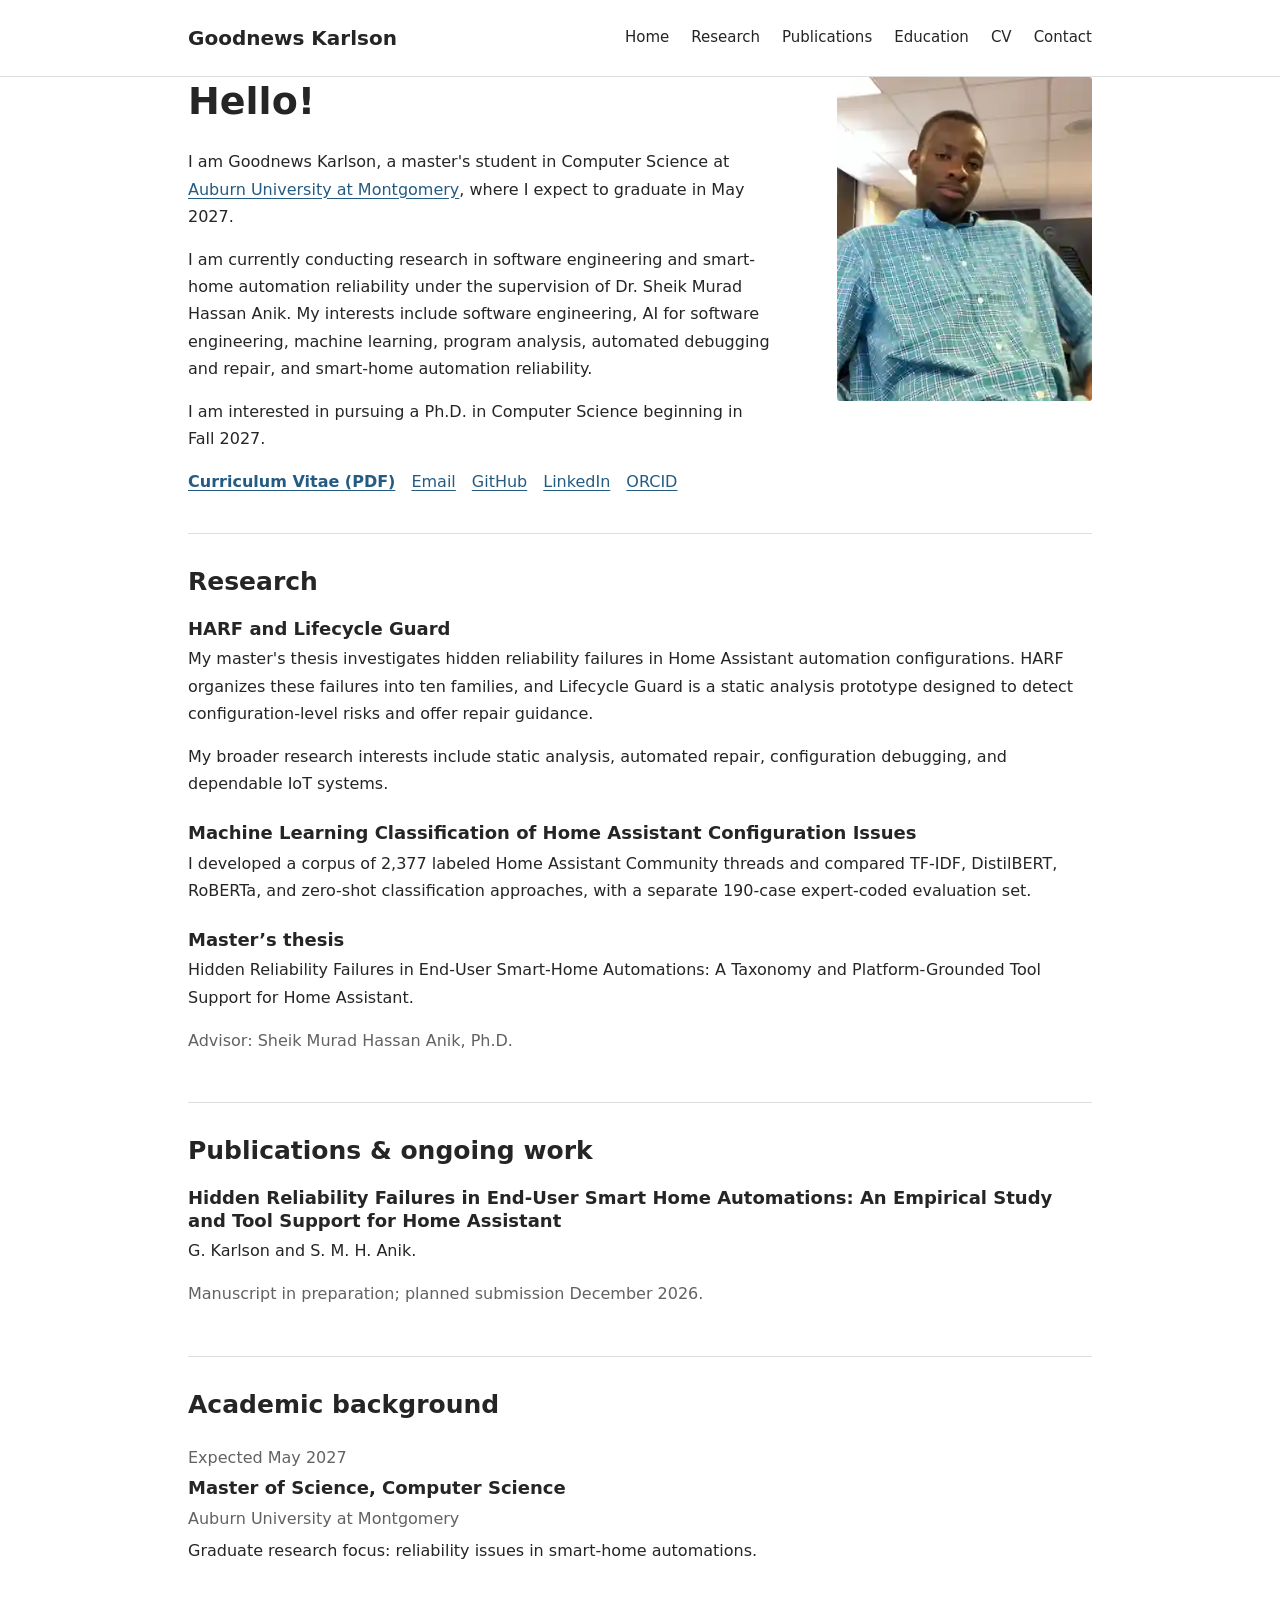
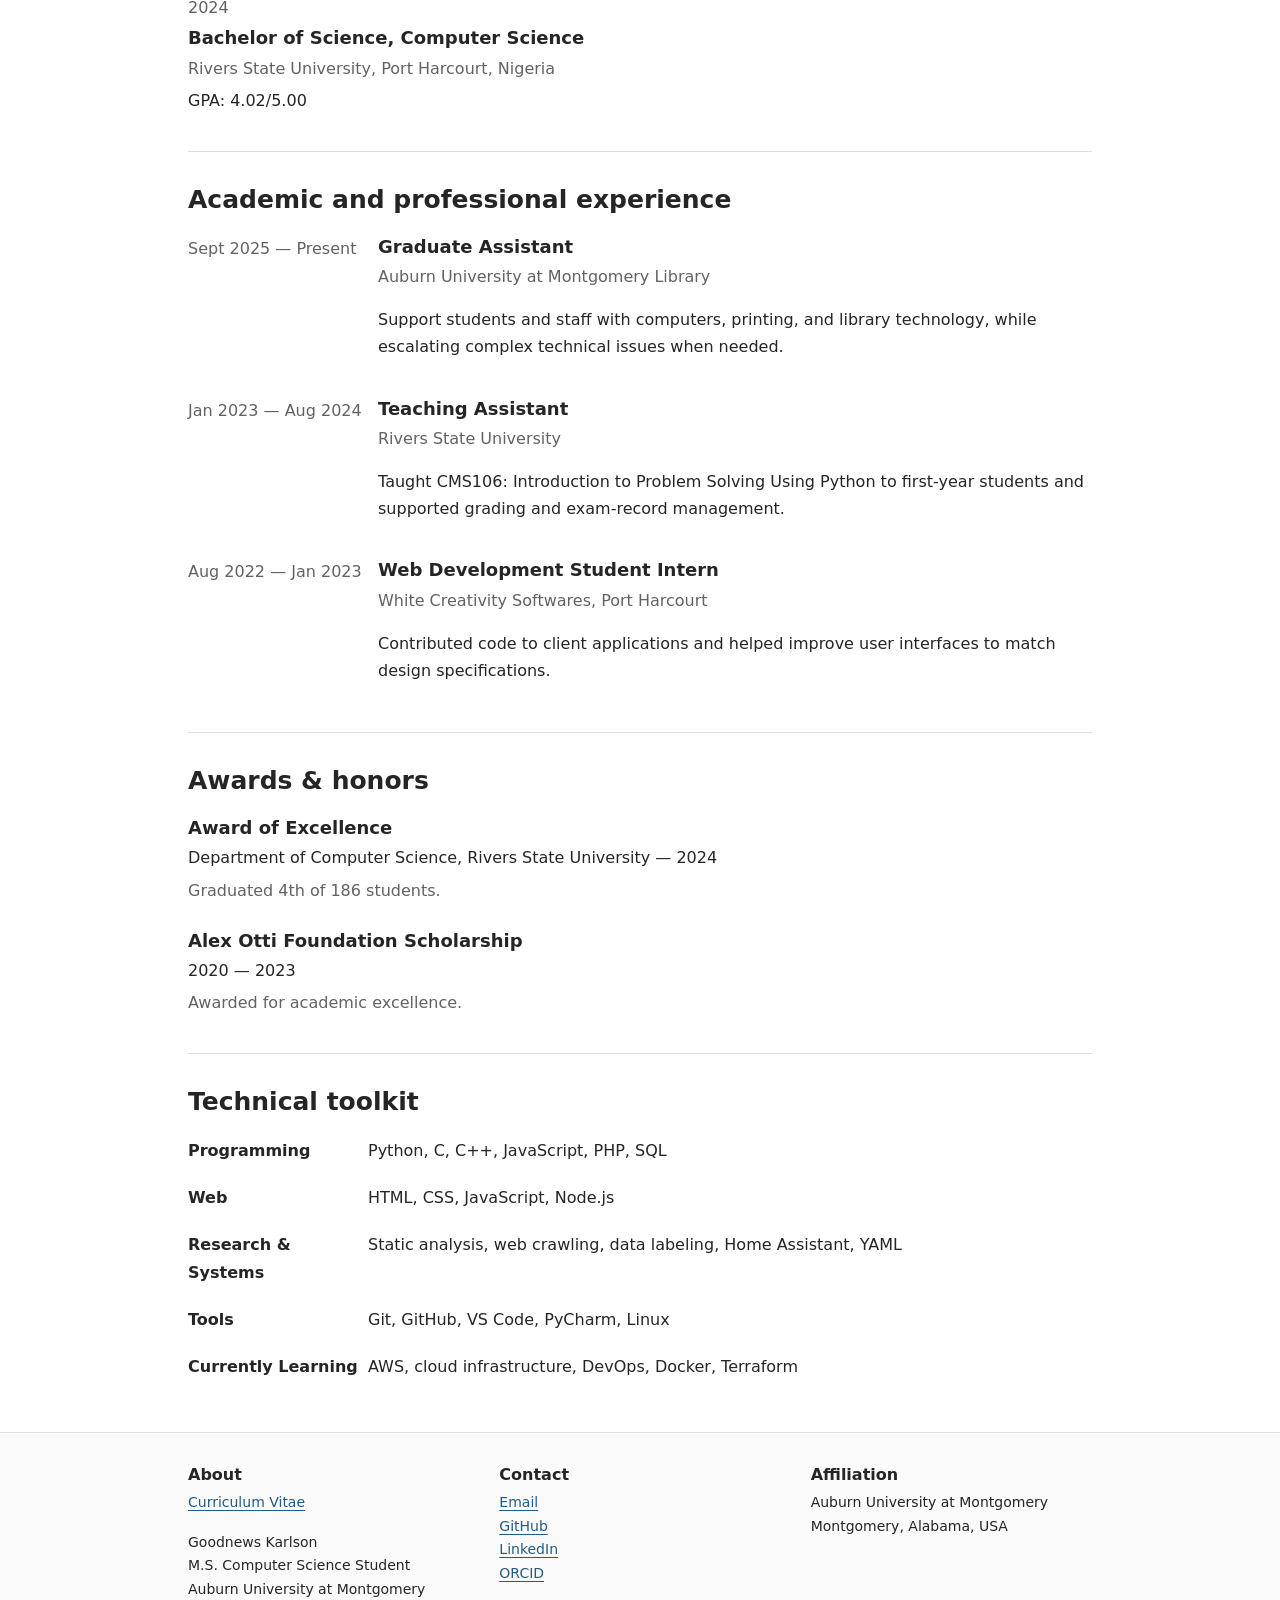
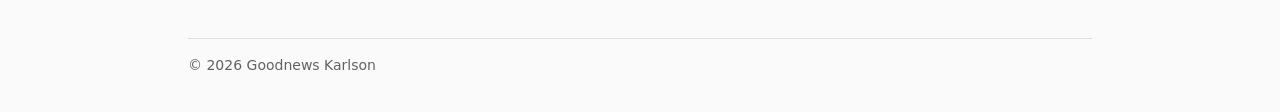
<file: index.html>
<!doctype html>
<html lang="en"><head><meta charset="utf-8"><meta name="viewport" content="width=device-width,initial-scale=1"><meta name="description" content="Goodnews Karlson — computer science graduate student and software reliability researcher."><title>Goodnews Karlson | Academic Website</title>
<style>
:root{color-scheme:light;--ink:#252525;--muted:#626262;--link:#245b83;--line:#dedede}*{box-sizing:border-box}html{scroll-behavior:smooth}body{margin:0;background:#fff;color:var(--ink);font:16px/1.7 system-ui,-apple-system,BlinkMacSystemFont,"Segoe UI",sans-serif}a{color:var(--link);text-underline-offset:3px}a:hover{color:#12364d}a:focus-visible{outline:2px solid var(--link);outline-offset:4px}.wrap,.container{max-width:960px;margin:auto;padding:0 28px}header{border-bottom:1px solid var(--line)}.nav{min-height:76px;display:flex;justify-content:space-between;align-items:center;gap:20px;flex-wrap:wrap}.brand{font-weight:650;font-size:20px;color:var(--ink);text-decoration:none}nav{display:flex;flex-wrap:wrap;gap:22px}nav a{font-size:15px;text-decoration:none;color:var(--ink)}main{padding-top:54px}.intro{display:grid;grid-template-columns:1fr 255px;gap:65px;align-items:start;padding-bottom:38px}h1,h2,h3{line-height:1.3;font-weight:600}h1{font-size:38px;margin:0 0 22px}h2{font-size:25px;margin:0 0 18px}h3{font-size:18px;margin:0 0 5px}p{margin:0 0 16px}.portrait{width:100%;height:auto;display:block;border-radius:3px}.links{display:flex;gap:16px;flex-wrap:wrap}.section,.news{border-top:1px solid var(--line);padding:32px 0}.section .container{padding:0}.section-kicker{display:none}.news article{margin:0 0 18px}.news article p{margin:4px 0}.date,.meta,.note,.org{color:var(--muted)}.cards,.education-grid,.timeline,.skill-grid{display:grid;gap:20px}.timeline-item{display:grid;grid-template-columns:175px 1fr;gap:15px}.skill-grid div{display:grid;grid-template-columns:170px 1fr;gap:10px}.card p{margin:5px 0}.foot{border-top:1px solid var(--line);background:#fafafa;margin-top:20px;padding:32px 0 18px}.footgrid{display:grid;grid-template-columns:repeat(3,1fr);gap:30px}.foot h3{font-size:16px}.foot p{font-size:14px}.copyright{border-top:1px solid var(--line);padding-top:15px;margin-top:20px;color:var(--muted)}@media(max-width:650px){.wrap,.container{padding:0 20px}.nav{padding-top:15px;padding-bottom:15px;gap:10px}nav{gap:15px}main{padding-top:30px}.intro{grid-template-columns:1fr;gap:22px}.portrait{width:210px;max-width:100%}.footgrid,.timeline-item,.skill-grid div{grid-template-columns:1fr;gap:6px}h1{font-size:32px}} 
</style></head><body>
<header><div class="wrap nav"><a class="brand" href="#home">Goodnews Karlson</a><nav aria-label="Primary navigation"><a href="#home">Home</a><a href="#research">Research</a><a href="#publications">Publications</a><a href="#education">Education</a><a href="Goodnews_Karlson_CV_.pdf" target="_blank" rel="noopener">CV</a><a href="#connect">Contact</a></nav></div></header>
<main class="wrap" id="home"><section class="intro"><div><h1>Hello!</h1><p>I am Goodnews Karlson, a master's student in Computer Science at <a href="https://www.aum.edu/">Auburn University at Montgomery</a>, where I expect to graduate in May 2027.</p><p>I am currently conducting research in software engineering and smart-home automation reliability under the supervision of Dr. Sheik Murad Hassan Anik. My interests include software engineering, AI for software engineering, machine learning, program analysis, automated debugging and repair, and smart-home automation reliability.</p><p>I am interested in pursuing a Ph.D. in Computer Science beginning in Fall 2027.</p><div class="links"><a href="Goodnews_Karlson_CV_.pdf" target="_blank" rel="noopener"><strong>Curriculum Vitae (PDF)</strong></a><a href="mailto:karlsongoodnews1@gmail.com">Email</a><a href="https://github.com/Karlson124">GitHub</a><a href="https://www.linkedin.com/in/goodnews-karlson-22596125a">LinkedIn</a><a href="https://orcid.org/0009-0004-7456-4615">ORCID</a></div></div><img class="portrait" src="assets/goodnews-karlson.webp" alt="Goodnews Karlson" width="315" height="400" fetchpriority="high"></section>

<section class="section" id="research"><h2>Research</h2><article><h3>HARF and Lifecycle Guard</h3><p>My master's thesis investigates hidden reliability failures in Home Assistant automation configurations. HARF organizes these failures into ten families, and Lifecycle Guard is a static analysis prototype designed to detect configuration-level risks and offer repair guidance.</p><p>My broader research interests include static analysis, automated repair, configuration debugging, and dependable IoT systems.</p></article><article style="margin-top:24px"><h3>Machine Learning Classification of Home Assistant Configuration Issues</h3><p>I developed a corpus of 2,377 labeled Home Assistant Community threads and compared TF-IDF, DistilBERT, RoBERTa, and zero-shot classification approaches, with a separate 190-case expert-coded evaluation set.</p></article><article style="margin-top:24px"><h3>Master’s thesis</h3><p>Hidden Reliability Failures in End-User Smart-Home Automations: A Taxonomy and Platform-Grounded Tool Support for Home Assistant.</p><p class="note">Advisor: Sheik Murad Hassan Anik, Ph.D.</p></article></section>
<section class="section" id="publications"><h2>Publications &amp; ongoing work</h2><h3>Hidden Reliability Failures in End-User Smart Home Automations: An Empirical Study and Tool Support for Home Assistant</h3><p>G. Karlson and S. M. H. Anik.</p><p class="note">Manuscript in preparation; planned submission December 2026.</p></section>
<section id="education" class="section">
      <div class="container">
        <p class="section-kicker">Education</p>
        <h2>Academic background</h2>
        <div class="education-grid">
          <article class="card">
            <p class="meta">Expected May 2027</p>
            <h3>Master of Science, Computer Science</h3>
            <p class="org">Auburn University at Montgomery</p>
            <p>Graduate research focus: reliability issues in smart-home automations.</p>
          </article>
          <article class="card">
            <p class="meta">2024</p>
            <h3>Bachelor of Science, Computer Science</h3>
            <p class="org">Rivers State University, Port Harcourt, Nigeria</p>
            <p>GPA: 4.02/5.00</p>
          </article>
        </div>
      </div>
    </section><section id="experience" class="section">
      <div class="container">
        <p class="section-kicker">Experience</p>
        <h2>Academic and professional experience</h2>
        <div class="timeline">
          <article class="timeline-item">
            <div class="date">Sept 2025 — Present</div>
            <div>
              <h3>Graduate Assistant</h3>
              <p class="org">Auburn University at Montgomery Library</p>
              <p>Support students and staff with computers, printing, and library technology, while escalating complex technical issues when needed.</p>
            </div>
          </article>
          <article class="timeline-item">
            <div class="date">Jan 2023 — Aug 2024</div>
            <div>
              <h3>Teaching Assistant</h3>
              <p class="org">Rivers State University</p>
              <p>Taught CMS106: Introduction to Problem Solving Using Python to first-year students and supported grading and exam-record management.</p>
            </div>
          </article>
          <article class="timeline-item">
            <div class="date">Aug 2022 — Jan 2023</div>
            <div>
              <h3>Web Development Student Intern</h3>
              <p class="org">White Creativity Softwares, Port Harcourt</p>
              <p>Contributed code to client applications and helped improve user interfaces to match design specifications.</p>
            </div>
          </article>
        </div>
      </div>
    </section><section class="section alt">
      <div class="container">
        <p class="section-kicker">Recognition</p>
        <h2>Awards & honors</h2>
        <div class="cards two">
          <article class="card">
            <h3>Award of Excellence</h3>
            <p>Department of Computer Science, Rivers State University — 2024</p>
            <p class="note">Graduated 4th of 186 students.</p>
          </article>
          <article class="card">
            <h3>Alex Otti Foundation Scholarship</h3>
            <p>2020 — 2023</p>
            <p class="note">Awarded for academic excellence.</p>
          </article>
        </div>
      </div>
    </section><section id="skills" class="section alt">
      <div class="container">
        <p class="section-kicker">Skills</p>
        <h2>Technical toolkit</h2>
        <div class="skill-grid">
          <div><strong>Programming</strong><span>Python, C, C++, JavaScript, PHP, SQL</span></div>
          <div><strong>Web</strong><span>HTML, CSS, JavaScript, Node.js</span></div>
          <div><strong>Research & Systems</strong><span>Static analysis, web crawling, data labeling, Home Assistant, YAML</span></div>
          <div><strong>Tools</strong><span>Git, GitHub, VS Code, PyCharm, Linux</span></div>
          <div><strong>Currently Learning</strong><span>AWS, cloud infrastructure, DevOps, Docker, Terraform</span></div>
        </div>
      </div>
    </section>
</main><footer class="foot" id="connect"><div class="wrap"><div class="footgrid"><div><h3>About</h3><p><a href="Goodnews_Karlson_CV_.pdf" target="_blank" rel="noopener">Curriculum Vitae</a></p><p>Goodnews Karlson<br>M.S. Computer Science Student<br>Auburn University at Montgomery</p></div><div><h3>Contact</h3><p><a href="mailto:karlsongoodnews1@gmail.com">Email</a><br><a href="https://github.com/Karlson124">GitHub</a><br><a href="https://www.linkedin.com/in/goodnews-karlson-22596125a">LinkedIn</a><br><a href="https://orcid.org/0009-0004-7456-4615">ORCID</a></p></div><div><h3>Affiliation</h3><p>Auburn University at Montgomery<br>Montgomery, Alabama, USA</p></div></div><p class="copyright">© 2026 Goodnews Karlson</p></div></footer></body></html>
</file>
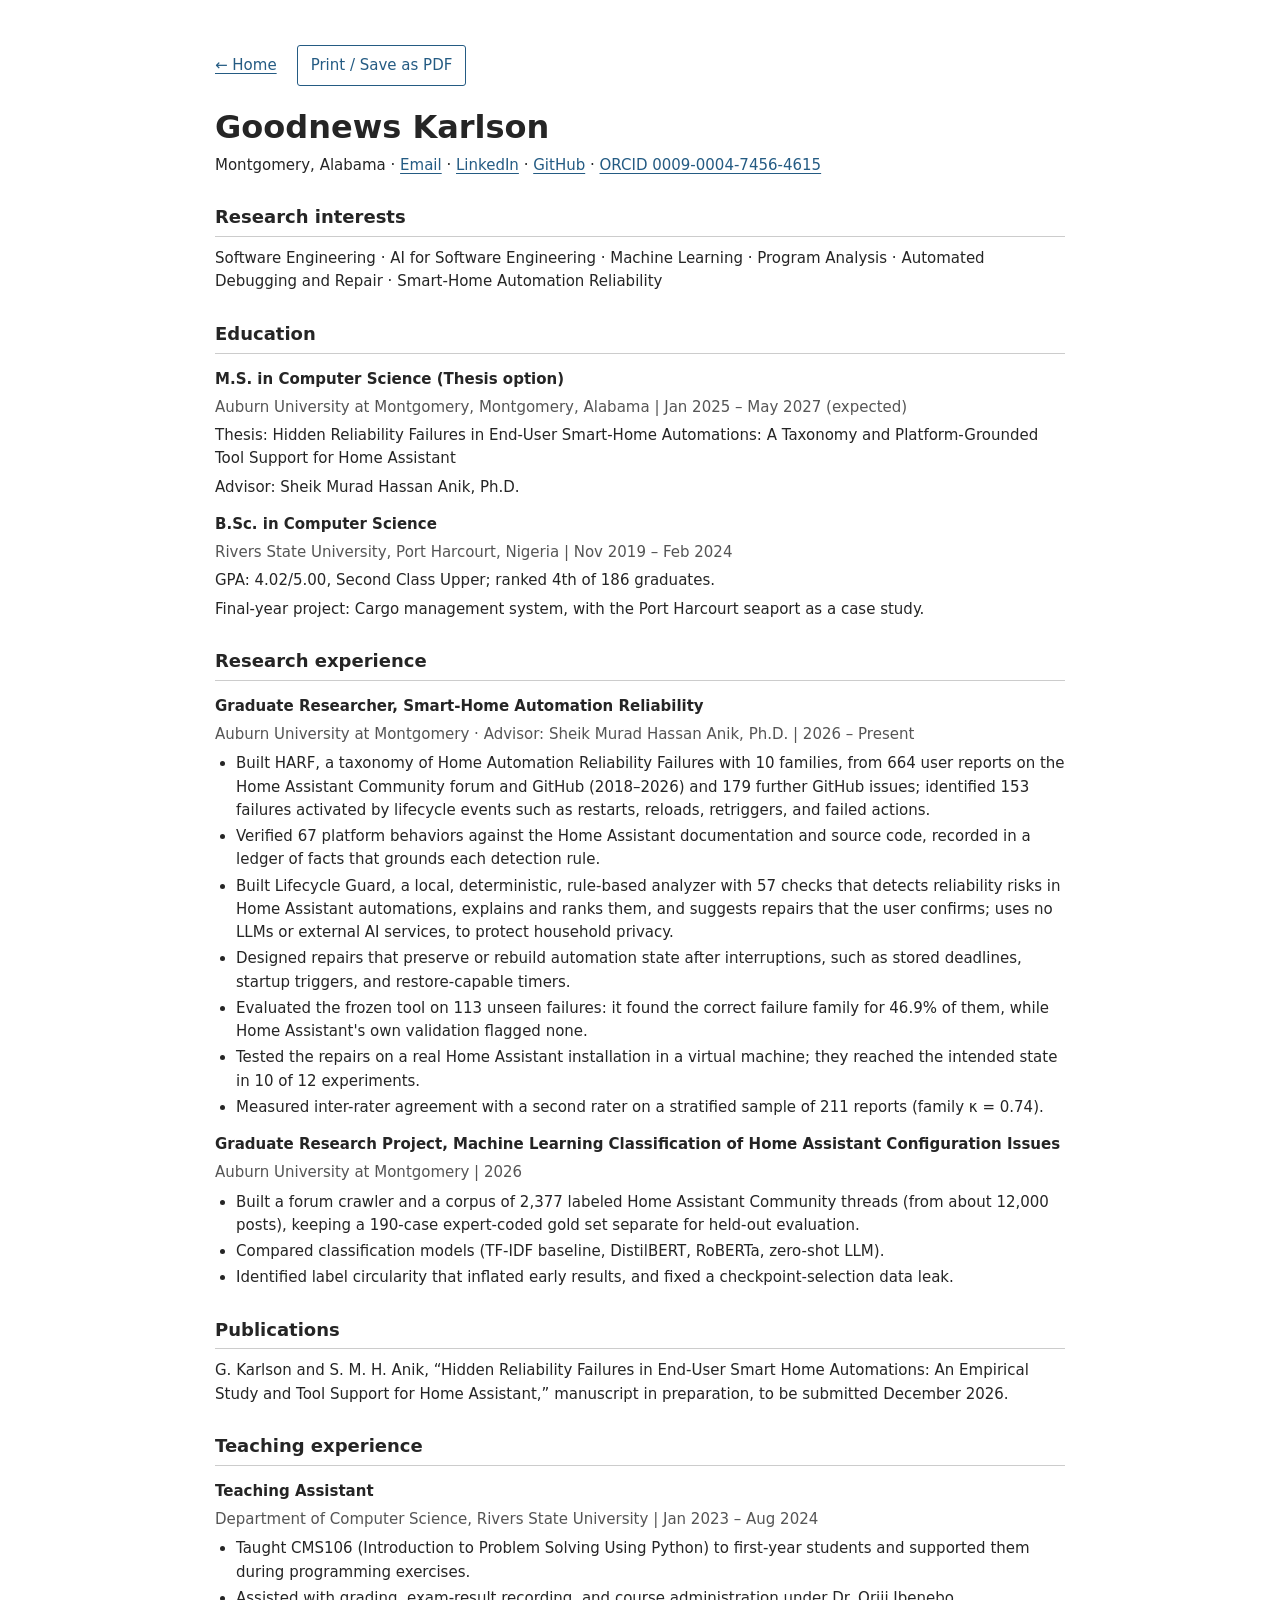
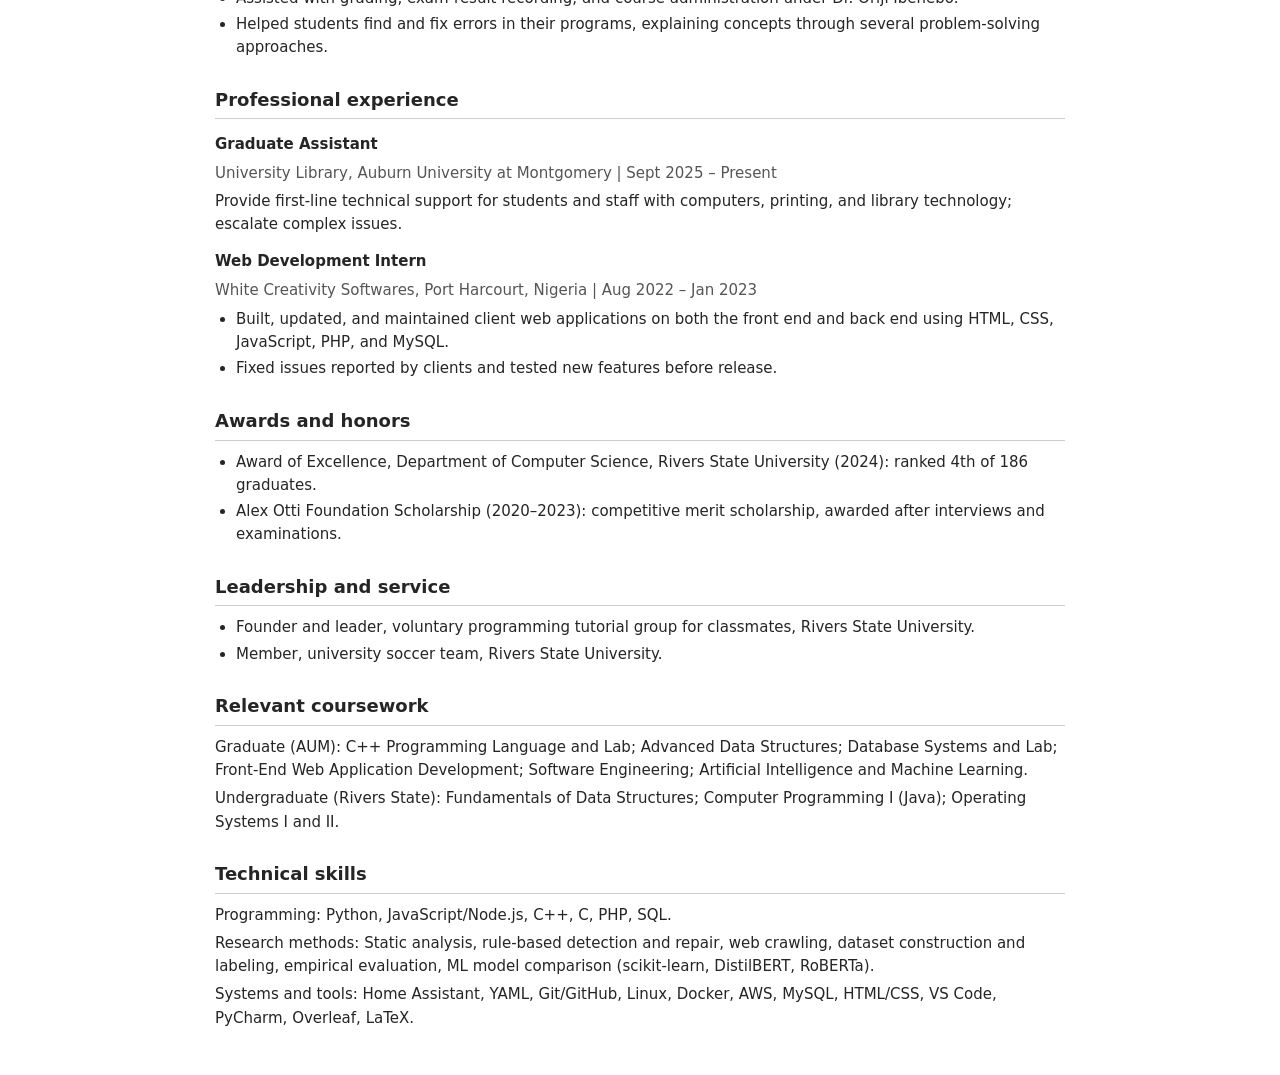
<file: cv.html>
<!doctype html>
<html lang="en"><head><meta charset="utf-8"><meta name="viewport" content="width=device-width,initial-scale=1"><title>CV | Goodnews Karlson</title><style>body{font:15px/1.55 system-ui,sans-serif;color:#252525;background:#fff;max-width:850px;margin:45px auto;padding:0 25px}h1{font-size:32px;line-height:1.2;margin-bottom:8px}h2{font-size:18px;border-bottom:1px solid #ccc;padding-bottom:5px;margin:26px 0 10px}h3{font-size:15px;margin:14px 0 3px}p{margin:5px 0}ul{padding-left:21px;margin:6px 0 12px}li{margin:3px 0}a{color:#245b83;text-underline-offset:3px}nav{display:flex;gap:20px;align-items:center;flex-wrap:wrap}button{background:white;border:1px solid #245b83;color:#245b83;border-radius:3px;padding:8px 13px;cursor:pointer;font:inherit}.meta{color:#555}.entry{break-inside:avoid}@media print{nav{display:none}body{margin:0;padding:0;font:10pt/1.35 Arial,sans-serif}h1{font-size:22pt}h2{font-size:12pt;margin-top:13px}h3{font-size:10pt;margin-top:8px}a{color:#222;text-decoration:none}@page{size:letter;margin:.55in}}</style></head><body><nav aria-label="CV navigation"><a href="index.html">← Home</a><button onclick="window.print()">Print / Save as PDF</button></nav><main><h1>Goodnews Karlson</h1><p>Montgomery, Alabama · <a href="mailto:karlsongoodnews1@gmail.com">Email</a> · <a href="https://www.linkedin.com/in/goodnews-karlson-22596125a">LinkedIn</a> · <a href="https://github.com/Karlson124">GitHub</a> · <a href="https://orcid.org/0009-0004-7456-4615">ORCID 0009-0004-7456-4615</a></p>
<h2>Research interests</h2><p>Software Engineering · AI for Software Engineering · Machine Learning · Program Analysis · Automated Debugging and Repair · Smart-Home Automation Reliability</p>
<h2>Education</h2><div class="entry"><h3>M.S. in Computer Science (Thesis option)</h3><p class="meta">Auburn University at Montgomery, Montgomery, Alabama | Jan 2025 – May 2027 (expected)</p><p>Thesis: Hidden Reliability Failures in End-User Smart-Home Automations: A Taxonomy and Platform-Grounded Tool Support for Home Assistant</p><p>Advisor: Sheik Murad Hassan Anik, Ph.D.</p></div><div class="entry"><h3>B.Sc. in Computer Science</h3><p class="meta">Rivers State University, Port Harcourt, Nigeria | Nov 2019 – Feb 2024</p><p>GPA: 4.02/5.00, Second Class Upper; ranked 4th of 186 graduates.</p><p>Final-year project: Cargo management system, with the Port Harcourt seaport as a case study.</p></div>
<h2>Research experience</h2><h3>Graduate Researcher, Smart-Home Automation Reliability</h3><p class="meta">Auburn University at Montgomery · Advisor: Sheik Murad Hassan Anik, Ph.D. | 2026 – Present</p><ul><li>Built HARF, a taxonomy of Home Automation Reliability Failures with 10 families, from 664 user reports on the Home Assistant Community forum and GitHub (2018–2026) and 179 further GitHub issues; identified 153 failures activated by lifecycle events such as restarts, reloads, retriggers, and failed actions.</li><li>Verified 67 platform behaviors against the Home Assistant documentation and source code, recorded in a ledger of facts that grounds each detection rule.</li><li>Built Lifecycle Guard, a local, deterministic, rule-based analyzer with 57 checks that detects reliability risks in Home Assistant automations, explains and ranks them, and suggests repairs that the user confirms; uses no LLMs or external AI services, to protect household privacy.</li><li>Designed repairs that preserve or rebuild automation state after interruptions, such as stored deadlines, startup triggers, and restore-capable timers.</li><li>Evaluated the frozen tool on 113 unseen failures: it found the correct failure family for 46.9% of them, while Home Assistant's own validation flagged none.</li><li>Tested the repairs on a real Home Assistant installation in a virtual machine; they reached the intended state in 10 of 12 experiments.</li><li>Measured inter-rater agreement with a second rater on a stratified sample of 211 reports (family κ = 0.74).</li></ul>
<h3>Graduate Research Project, Machine Learning Classification of Home Assistant Configuration Issues</h3><p class="meta">Auburn University at Montgomery | 2026</p><ul><li>Built a forum crawler and a corpus of 2,377 labeled Home Assistant Community threads (from about 12,000 posts), keeping a 190-case expert-coded gold set separate for held-out evaluation.</li><li>Compared classification models (TF-IDF baseline, DistilBERT, RoBERTa, zero-shot LLM).</li><li>Identified label circularity that inflated early results, and fixed a checkpoint-selection data leak.</li></ul>
<h2>Publications</h2><p>G. Karlson and S. M. H. Anik, “Hidden Reliability Failures in End-User Smart Home Automations: An Empirical Study and Tool Support for Home Assistant,” manuscript in preparation, to be submitted December 2026.</p>
<h2>Teaching experience</h2><h3>Teaching Assistant</h3><p class="meta">Department of Computer Science, Rivers State University | Jan 2023 – Aug 2024</p><ul><li>Taught CMS106 (Introduction to Problem Solving Using Python) to first-year students and supported them during programming exercises.</li><li>Assisted with grading, exam-result recording, and course administration under Dr. Oriji Ibenebo.</li><li>Helped students find and fix errors in their programs, explaining concepts through several problem-solving approaches.</li></ul>
<h2>Professional experience</h2><h3>Graduate Assistant</h3><p class="meta">University Library, Auburn University at Montgomery | Sept 2025 – Present</p><p>Provide first-line technical support for students and staff with computers, printing, and library technology; escalate complex issues.</p><h3>Web Development Intern</h3><p class="meta">White Creativity Softwares, Port Harcourt, Nigeria | Aug 2022 – Jan 2023</p><ul><li>Built, updated, and maintained client web applications on both the front end and back end using HTML, CSS, JavaScript, PHP, and MySQL.</li><li>Fixed issues reported by clients and tested new features before release.</li></ul>
<h2>Awards and honors</h2><ul><li>Award of Excellence, Department of Computer Science, Rivers State University (2024): ranked 4th of 186 graduates.</li><li>Alex Otti Foundation Scholarship (2020–2023): competitive merit scholarship, awarded after interviews and examinations.</li></ul>
<h2>Leadership and service</h2><ul><li>Founder and leader, voluntary programming tutorial group for classmates, Rivers State University.</li><li>Member, university soccer team, Rivers State University.</li></ul>
<h2>Relevant coursework</h2><p>Graduate (AUM): C++ Programming Language and Lab; Advanced Data Structures; Database Systems and Lab; Front-End Web Application Development; Software Engineering; Artificial Intelligence and Machine Learning.</p><p>Undergraduate (Rivers State): Fundamentals of Data Structures; Computer Programming I (Java); Operating Systems I and II.</p>
<h2>Technical skills</h2><p>Programming: Python, JavaScript/Node.js, C++, C, PHP, SQL.</p><p>Research methods: Static analysis, rule-based detection and repair, web crawling, dataset construction and labeling, empirical evaluation, ML model comparison (scikit-learn, DistilBERT, RoBERTa).</p><p>Systems and tools: Home Assistant, YAML, Git/GitHub, Linux, Docker, AWS, MySQL, HTML/CSS, VS Code, PyCharm, Overleaf, LaTeX.</p></main></body></html>
</file>
